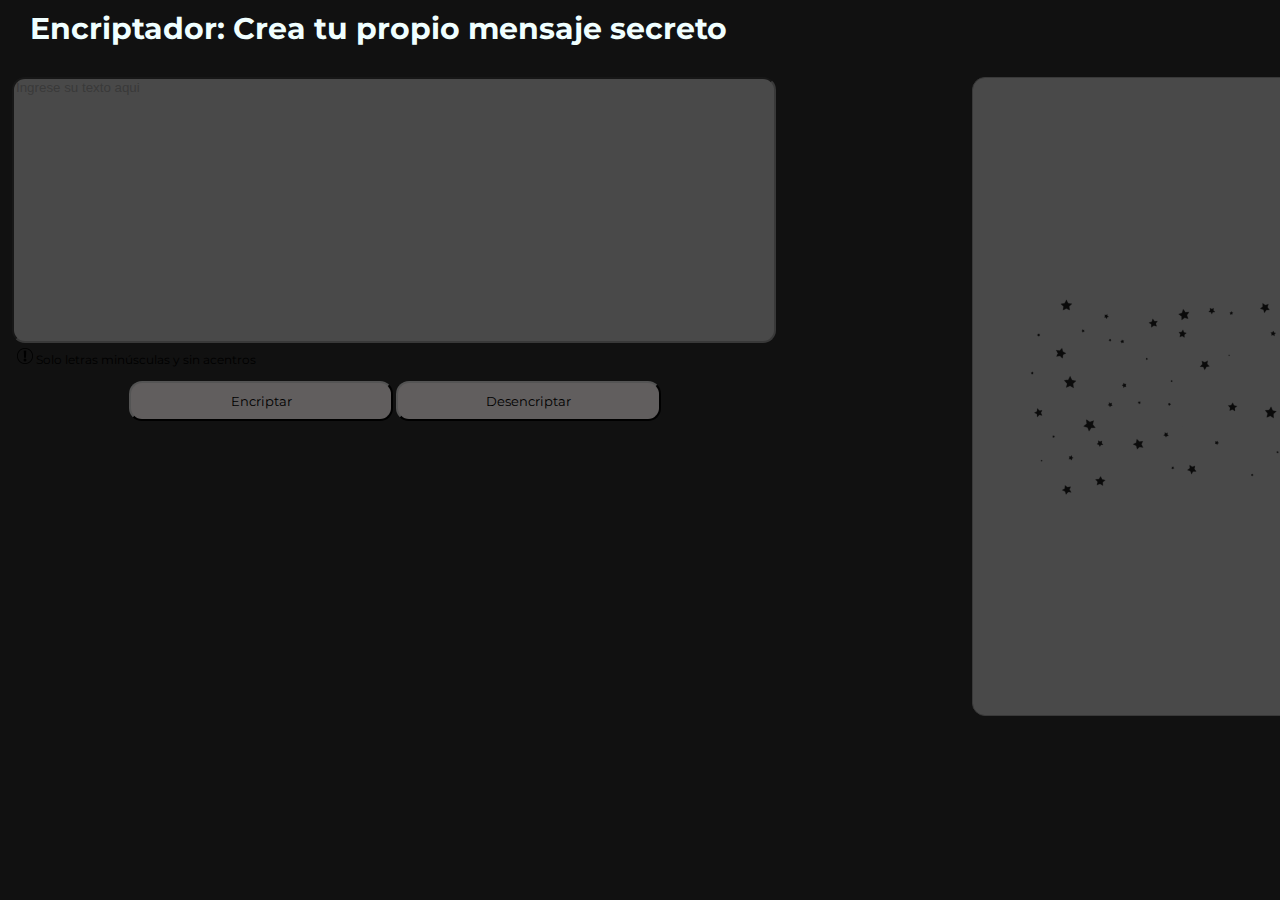
<file: index.html>
<!DOCTYPE html>

<html lang="es" id = "todo">
<head>
    <meta charset="UTF-8">
    <title>Encriptador</title>
    <link rel="stylesheet" type="text/css" href="/particles.js/demo/css/style.css"> 
    <link rel="stylesheet" type="text/css" href="style.css"> 
    <link rel="preconnect" href="https://fonts.googleapis.com">
    <link rel="preconnect" href="https://fonts.gstatic.com" crossorigin>
    <link href="https://fonts.googleapis.com/css2?family=Montserrat:wght@300&display=swap" rel="stylesheet">
    <script src="main.js"></script>
    <script src="particles.js/"></script>
</head>
<body>
    <header class="titulo">
    <strong>Encriptador: Crea tu propio mensaje secreto</strong>
    </header>      
        <div class="cuadritos">
            <div class="cuadro">
                    <input id ="cuadro"type="text" placeholder="Ingrese su texto aqui">
                <div id="mensaje">
                    <img src="ex.png" alt="Signo de exclamación" id="imagen">
                    Solo letras minúsculas y sin acentros 
                    <div class="botones">
                        <input id="encriptar" type="submit" value="Encriptar" onclick= "encriptar()">
                        <input id="desencriptar" type="submit" value="Desencriptar" onclick="desencriptar()">
                    </div>
                </div>
            </div>
            
        <div class="cuadro2">
            <textarea readonly id ="cuadro2"></textarea>
        </div>
        
            
     </div>     
</body>

<footer>
</footer>
</html>
</file>
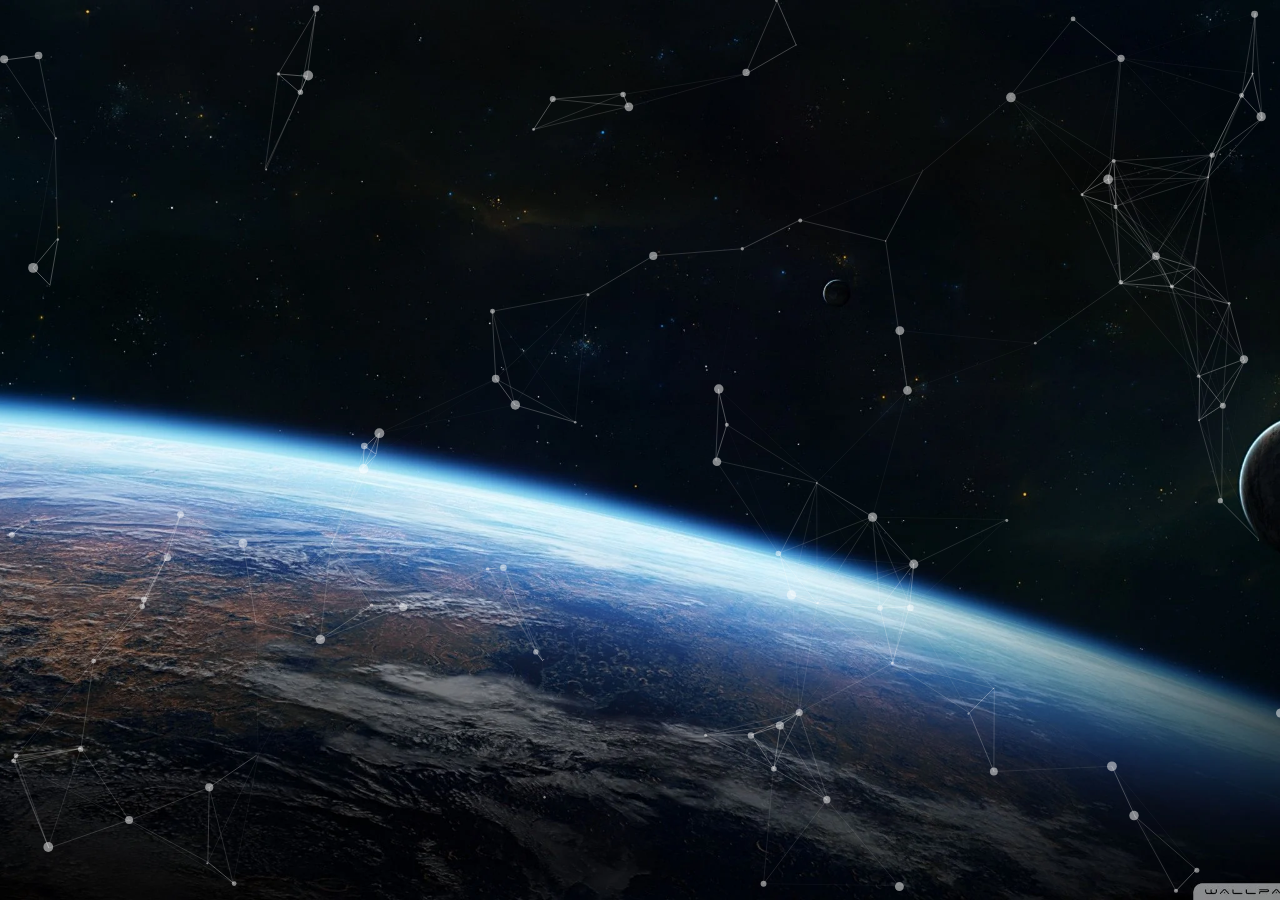
<file: particles.js/demo/index.html>
<!DOCTYPE html>
<html lang="en">
<head>
  <meta charset="utf-8">
  <title>particles.js</title>
  <meta name="description" content="particles.js is a lightweight JavaScript library for creating particles.">
  <meta name="author" content="Vincent Garreau" />
  <meta name="viewport" content="width=device-width, initial-scale=1.0, minimum-scale=1.0, maximum-scale=1.0, user-scalable=no">
  <link rel="stylesheet" media="screen" href="css/style.css">
</head>
<body>
<!-- particles.js container -->
<div id="particles-js"></div>

<!-- scripts -->
<script src="../particles.js"></script>
<script src="js/app.js"></script>

</body>
</html>
</file>
<file: style.css>
#todo { 

    background-image: url(/back2.webp);
   background-repeat: no-repeat;
   background-size: cover;

}

body {
    font-family: 'Montserrat', sans-serif;
}

.titulo, .cuadro {
    padding-left: 1em;
}

#cuadro, #cuadro2, #encriptar, #desencriptar {
    border-radius: 13px;
}

.titulo {
    font-size: 30px;
    padding-top: 10px;
    padding-bottom: 1em;
    display: inline-block;
    color: azure;
}

.cuadritos {
    display: flex;
    justify-content: space-between;
}

.cuadro {
    display: inline-block;
    width: 55%;
    margin-right: 20%;
}

.form1 {
    display: inline-block;
    width: 55%;
}

#cuadro {
    padding-bottom: 35%;
    width: 20cm;
    background-color: #9E9E9E;
    opacity: 40%;
}

#mensaje {
    line-height: 150%;
    padding: 5px;
}

#imagen {
    height: 16px;
}

.botones {
    text-align: center;
    width: 20cm;
    margin-top: 1em;
    
}

#encriptar, #desencriptar {
 width: 7cm;
 display: inline-block;
 padding: 10px;
 background-color: #615E5E;
 font-family: 'Montserrat', sans-serif;
 

}

/* Para el formulario2 */

.form2{
    display: inline-block;
    width: 45%;
}

.cuadro2 {
    display: inline-block;
    padding-right: 22px;

}

#cuadro2 {
    width: 10cm;
    padding-bottom: 16cm;
    background-image: url(stars.png);
    background-position: center;
    background-size: 70%;
    background-repeat: no-repeat;
    background-color: #9E9E9E;
    opacity: 40%;
}

textarea {
    resize: none;
}
</file>
<file: particles.js/demo/css/style.css>
/* =============================================================================
   HTML5 CSS Reset Minified - Eric Meyer
   ========================================================================== */

html,body,div,span,object,iframe,h1,h2,h3,h4,h5,h6,p,blockquote,pre,abbr,address,cite,code,del,dfn,em,img,ins,kbd,q,samp,small,strong,sub,sup,var,b,i,dl,dt,dd,ol,ul,li,fieldset,form,label,legend,table,caption,tbody,tfoot,thead,tr,th,td,article,aside,canvas,details,figcaption,figure,footer,header,hgroup,menu,nav,section,summary,time,mark,audio,video{margin:0;padding:0;border:0;outline:0;font-size:100%;vertical-align:baseline;background:transparent}
body{line-height:1}
article,aside,details,figcaption,figure,footer,header,hgroup,menu,nav,section{display:block}
nav ul{list-style:none}
blockquote,q{quotes:none}
blockquote:before,blockquote:after,q:before,q:after{content:none}
a{margin:0;padding:0;font-size:100%;vertical-align:baseline;background:transparent;text-decoration:none}
mark{background-color:#ff9;color:#000;font-style:italic;font-weight:bold}
del{text-decoration:line-through}
abbr[title],dfn[title]{border-bottom:1px dotted;cursor:help}
table{border-collapse:collapse;border-spacing:0}
hr{display:block;height:1px;border:0;border-top:1px solid #ccc;margin:1em 0;padding:0}
input,select{vertical-align:middle}
li{list-style:none}


/* =============================================================================
   My CSS
   ========================================================================== */

/* ---- base ---- */

html,body{ 
	width:100%;
	height:100%;
	background:#111;
}

html{
  -webkit-tap-highlight-color: rgba(0, 0, 0, 0);
}

body{
  font:normal 75% Arial, Helvetica, sans-serif;
}

canvas{
  display:block;
  vertical-align:bottom;
}


/* ---- stats.js ---- */

.count-particles{
  background: #000022;
  position: absolute;
  top: 48px;
  left: 0;
  width: 80px;
  color: #13E8E9;
  font-size: .8em;
  text-align: left;
  text-indent: 4px;
  line-height: 14px;
  padding-bottom: 2px;
  font-family: Helvetica, Arial, sans-serif;
  font-weight: bold;
}

.js-count-particles{
  font-size: 1.1em;
}

#stats,
.count-particles{
  -webkit-user-select: none;
  margin-top: 5px;
  margin-left: 5px;
}

#stats{
  border-radius: 3px 3px 0 0;
  overflow: hidden;
}

.count-particles{
  border-radius: 0 0 3px 3px;
}


/* ---- particles.js container ---- */

#particles-js{
  width: 100%;
  height: 100%;
  background-color: #05052d;
  background-image: url(/back2.webp);
  background-size: cover;
  background-position: 50% 50%;
  background-repeat: no-repeat;
}
</file>
